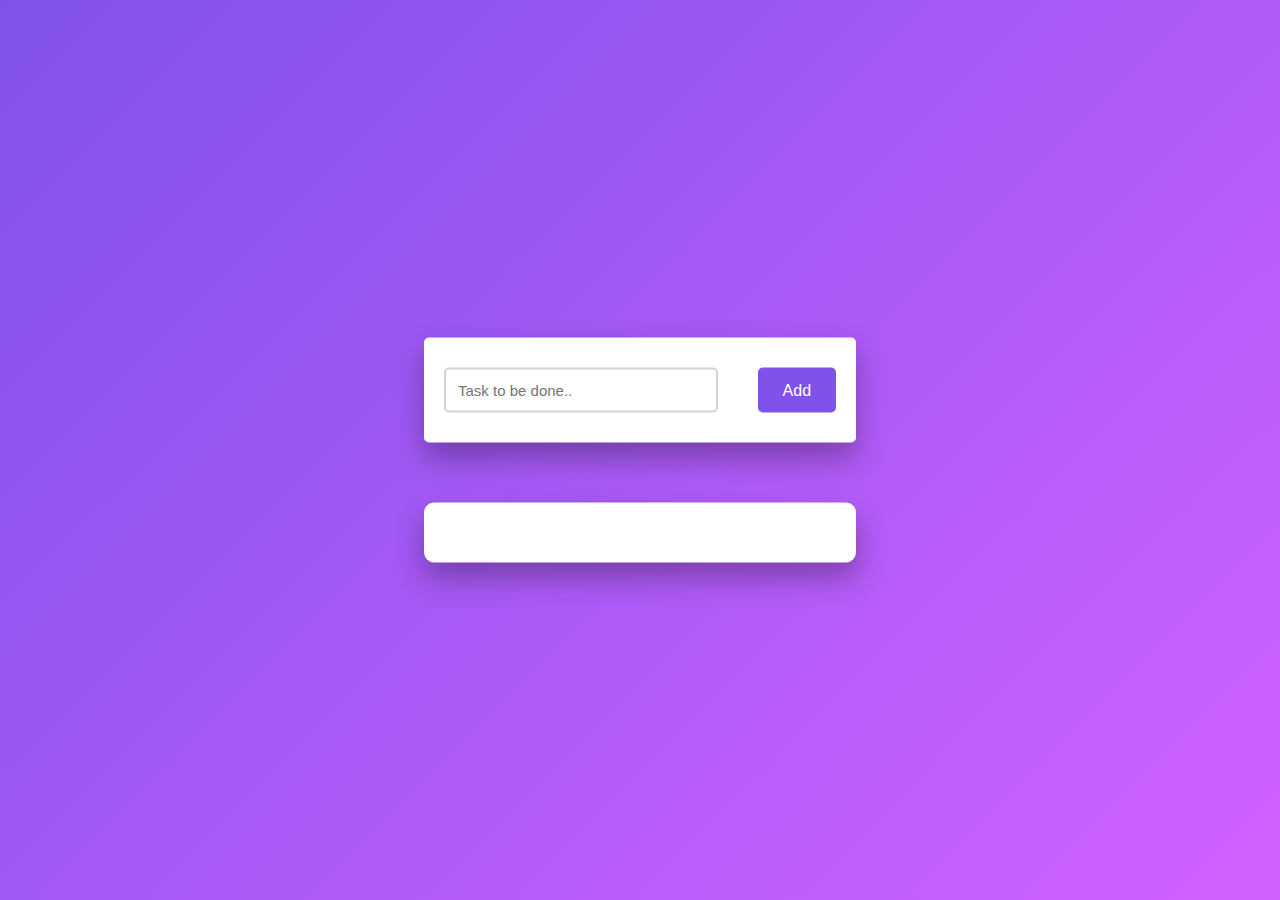
<file: index.html>
<!DOCTYPE html>
<html lang="en">
  <head>
    <meta charset="UTF-8" />
    <meta name="viewport" content="width=device-width, initial-scale=1.0" />
    <title>Document</title>
    <link rel="stylesheet" href="todo.css" />

    <link
      rel="stylesheet"
      href="https://cdnjs.cloudflare.com/ajax/libs/font-awesome/6.5.2/css/all.min.css"
      integrity="sha512-SnH5WK+bZxgPHs44uWIX+LLJAJ9/2PkPKZ5QiAj6Ta86w+fsb2TkcmfRyVX3pBnMFcV7oQPJkl9QevSCWr3W6A=="
      crossorigin="anonymous"
      referrerpolicy="no-referrer"
    />
  </head>
  <body>
    <div class="container">
      <div class="header"></div>
      <div id="newtask">
        <input type="text" placeholder="Task to be done.." />
        <button id="push">Add</button>
      </div>
      <div id="Tasks"></div>
    </div>

    <script src="todo.js"></script>
  </body>
</html>
</file>
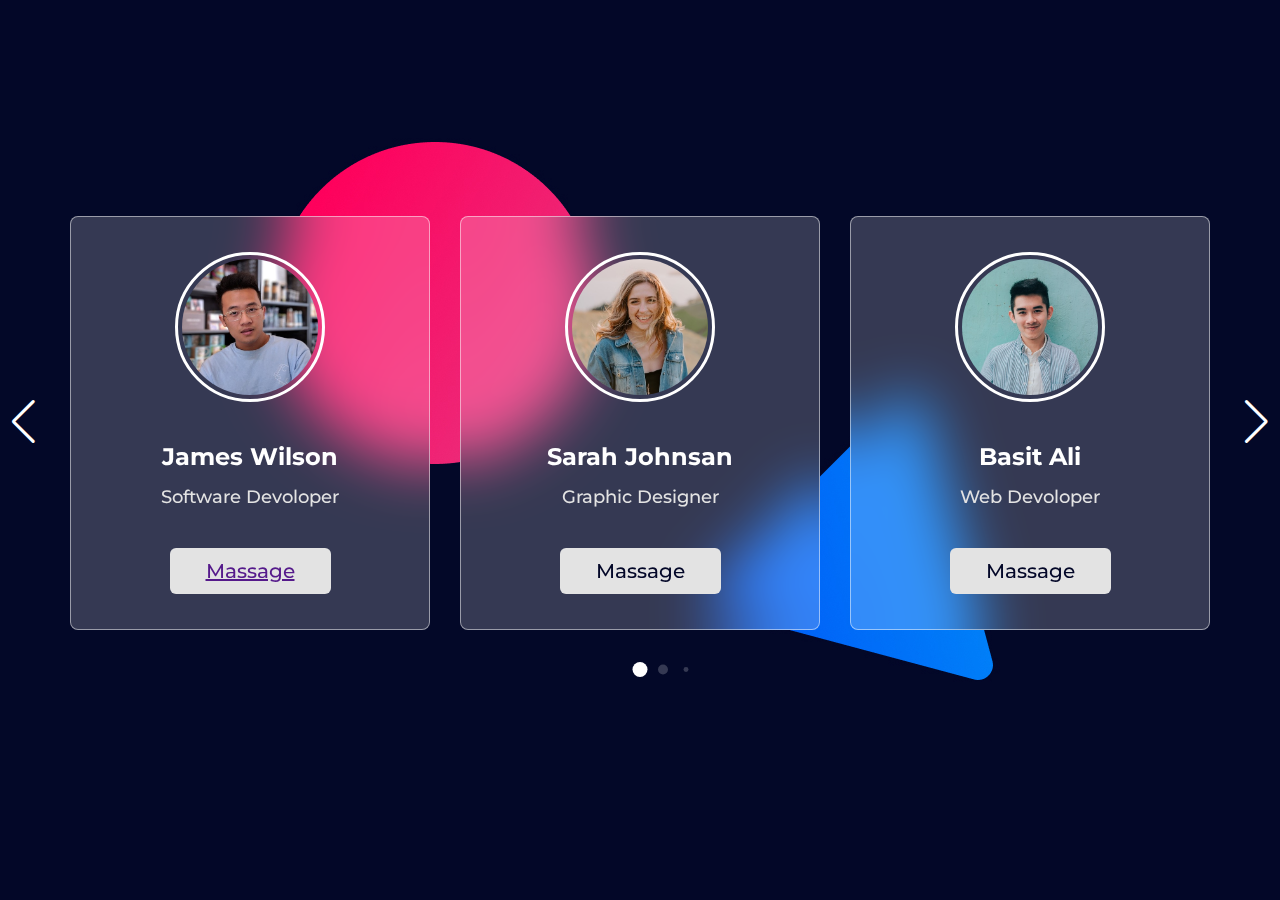
<file: CardSlider.html>
<!DOCTYPE html>
<html lang="en">
<head>
    <meta charset="UTF-8">
    <meta name="viewport" content="width=device-width, initial-scale=1.0">
    <title>Create Responsive Card Slider in HTML CSS & JavaScript | Card Slider in HTML CSS & JavaScript</title>
    <!-- swiper cdn -->
    <link rel="stylesheet" href="https://cdn.jsdelivr.net/npm/swiper@11/swiper-bundle.min.css">
    <link rel="stylesheet" href="CardSlider.css">
</head>
<body>
    <div class="container swiper">
        <div class="slider">
            <div class="card-list swiper-wrapper">
                <!-- 1 -->
                <div class="card-item swiper-slide">
                    <img src="img-1.jpg" alt="" class="user-images">
                    <h2 class="user-name">
                        James Wilson
                    </h2>
                    <p class="user-profession">
                        Software Devoloper 
                    </p>
                    <button class="massage-button">
                        <a href="">Massage</a>
                        
                    </button>
                </div>
                <!-- 2 -->
                <div class="card-item swiper-slide">
                    <img src="img-2.jpg" alt="" class="user-images">
                    <h2 class="user-name">
                        Sarah Johnsan
                    </h2>
                    <p class="user-profession">
                        Graphic Designer
                    </p>
                    <button class="massage-button">
                        Massage
                    </button>
                </div>
                <!-- 3 -->
                <div class="card-item swiper-slide">
                    <img src="img-3.jpg" alt="" class="user-images">
                    <h2 class="user-name">
                         Basit Ali
                    </h2>
                    <p class="user-profession">
                        Web Devoloper 
                    </p>
                    <button class="massage-button">
                        Massage
                    </button>
                </div>
                <!-- 4 -->
                <div class="card-item swiper-slide">
                    <img src="img-4.jpg" alt="" class="user-images">
                    <h2 class="user-name">
                        Alina
                    </h2>
                    <p class="user-profession">
                        Back-End Devoloper 
                    </p>
                    <button class="massage-button">
                        Massage
                    </button>
                </div>
                <!-- 5 -->
                <div class="card-item swiper-slide">
                    <img src="img-5.jpg" alt="" class="user-images">
                    <h2 class="user-name">
                         Wilson
                    </h2>
                    <p class="user-profession">
                        UI/UX Devoloper 
                    </p>
                    <button class="massage-button">
                        Massage
                    </button>
                </div>
                <!-- 6 -->
                <div class="card-item swiper-slide">
                    <img src="img-6.jpg" alt="" class="user-images">
                    <h2 class="user-name">
                        Quoka
                    </h2>
                    <p class="user-profession">
                        Project Manager
                    </p>
                    <button class="massage-button">
                        Massage
                    </button>
                </div>
                <!-- 7 -->
                <div class="card-item swiper-slide">
                    <img src="img-5.jpg" alt="" class="user-images">
                    <h2 class="user-name">
                        Emaily 
                    </h2>
                    <p class="user-profession">
                        Data Scientist 
                    </p>
                    <button class="massage-button">
                        Massage
                    </button>
                </div>
                <!-- 8 -->
                <div class="card-item swiper-slide">
                    <img src="img-3.jpg" alt="" class="user-images">
                    <h2 class="user-name">
                        James Wilson
                    </h2>
                    <p class="user-profession">
                        Content Writer
                    </p>
                    <button class="massage-button">
                        Massage
                    </button>
                </div>
            </div>
            <!-- If we need pagination -->
  <div class="swiper-pagination"></div>

  <!-- If we need navigation buttons -->
  <div class="swiper-slide-button swiper-button-prev"></div>
  <div class="swiper-slide-button swiper-button-next"></div>
        </div>
    </div>




    <script src="https://cdn.jsdelivr.net/npm/swiper@11/swiper-bundle.min.js"></script>
    <script src="CardSlider.js"></script>
</body>
</html>
</file>
<file: todo.css>
*,
*::before,
*::after {
  padding: 0;
  margin: 0;
  box-sizing: border-box;
}

body {
  height: 100vh;
  background: linear-gradient(135deg, #8052ec, #d161ff);
}

.container {
  width: 40%;
  position: absolute;
  transform: translate(-50%, -50%);
  top: 50%;
  left: 50%;
  min-width: 450px;
  padding: 30px 40px;
}

#newtask {
  background-color: #ffffffff;
  padding: 30px 20px;
}

#newtask {
  position: relative;
  background-color: #ffffffff;
  padding: 30px 20px;
  border-radius: 5px;
  box-shadow: 0 15px 30px rgba(0, 0, 0, 0.3);
}
#newtask input {
  width: 70%;
  width: 70%;
  height: 45px;
  font-family: "poppins", sans-serif;
  font-size: 15px;
  border: 2px solid #d1d3d4;
  padding: 12px;
  color: #111111;
  font-weight: 500;
  position: relative;
  border-radius: 5px;
}
#newtask input:focus {
  outline: none;
  border-color: #8052ec;
}

#newtask button {
  position: relative;
  float: right;
  width: 20%;
  height: 45px;
  border-radius: 5px;
  font-family: "poppins", sans-serif;
  font-weight: 500;
  font-size: 16px;
  background-color: #8052ec;
  border: none;
  color: #ffffff;
  cursor: pointer;
}
#Tasks {
  background-color: #fff;
  padding: 30px 20px;
  margin-top: 60px;
  border-radius: 10px;
  box-shadow: 0 15px 30px rgba(0, 0, 0, 0.3);
  width: 100%;
  position: relative;
}

/* new */

.task {
  display: flex;
  align-items: center;
  justify-content: space-between;
  padding: 10px;
  border-bottom: 2px solid #ccc;
  margin: 5px 0;
  border-radius: 5px;
  cursor: pointer;
}

#taskname {
  flex: 1;
}

.delete {
  background: none;
  border: none;
  cursor: pointer;
  display: flex;
  align-items: center;
}

.delete i {
  margin-left: 10px; /* Space be tween text and icon */
  /* color: red;  */
  /* Customize color as needed */
}
.task button {
  background-color: #8052ec;
  color: #ffffff;
  height: 40px;
  width: 40px;
  border-radius: 5px;
  border: none;
  cursor: pointer;
  outline: none;
}
.completed {
  text-decoration: line-through;
}
</file>
<file: CardSlider.css>
@import url('https://fonts.googleapis.com/css2?family=Montserrat:ital,wght@0,100..900;1,100..900&display=swap');


*{
    margin: 0;
    padding: 0;
    box-sizing: border-box;
    font-family: "Montserrat", sans-serif;

}
body{
    display: flex;
    align-items: center;
    justify-content: center;
    min-height: 100vh;
    background: url(bg.jpg) #030728 no-repeat center;
}
.slider{
    overflow: hidden;
    max-width: 1200px;
    margin: 0 70px 55px;
}
.card-list .card-item{
    color: white;
    background-color: rgba(255, 255, 255, 0.2);
    /* width: 400px; */
    user-select: none;
    padding: 35px;
    border-radius: 8px;
    border: 1px solid rgba(255, 255, 255, 0.5);
    display: flex;
    align-items: center;
    justify-content: center;
    flex-direction: column;
    backdrop-filter: blur(30px);
}
.card-list .card-item .user-images{
    width: 150px;
    height: 150px;
 
    border-radius: 50%; 
    margin-bottom: 40px;
    border: 3px solid #ffffff;
    padding: 4px;
}
.card-list .card-item .user-profession{
    font-size: 1.15rem;
    color: #e3e3e3;
    font-weight: 500;
    margin: 14px 0 40px;

} 

.card-list .card-item .massage-button{
    font-size: 1.25rem;
    padding: 10px 35px;
    color: #030728;
    border-radius: 6px;
    font-weight: 500;
    cursor: pointer;
    background-color: #e3e3e3;
    border:  1px solid transparent;
    transition: 0.2s ease;
}
.card-list .card-item .massage-button:hover{
    background-color: rgba(255, 255, 255, 0.1);
    border:  1px solid #fff;
    color: #fff;
}
.slider .swiper-pagination-bullet{
    background-color: #ffffff; 
    width: 15px;
    height: 15px;
}

.slider .swiper-slide-button{
    color: #ffffff;
    margin-top: -50PX;
    transition:  0.2S ease;
}
.slider .swiper-slide-button:hover{
    color: #4658FF;
     

}

@media (max-width: 768px){
    .slider{
        margin: 0 10px 40px;
    }
    
.slider .swiper-slide-button{
    display: none;
}
}
</file>
